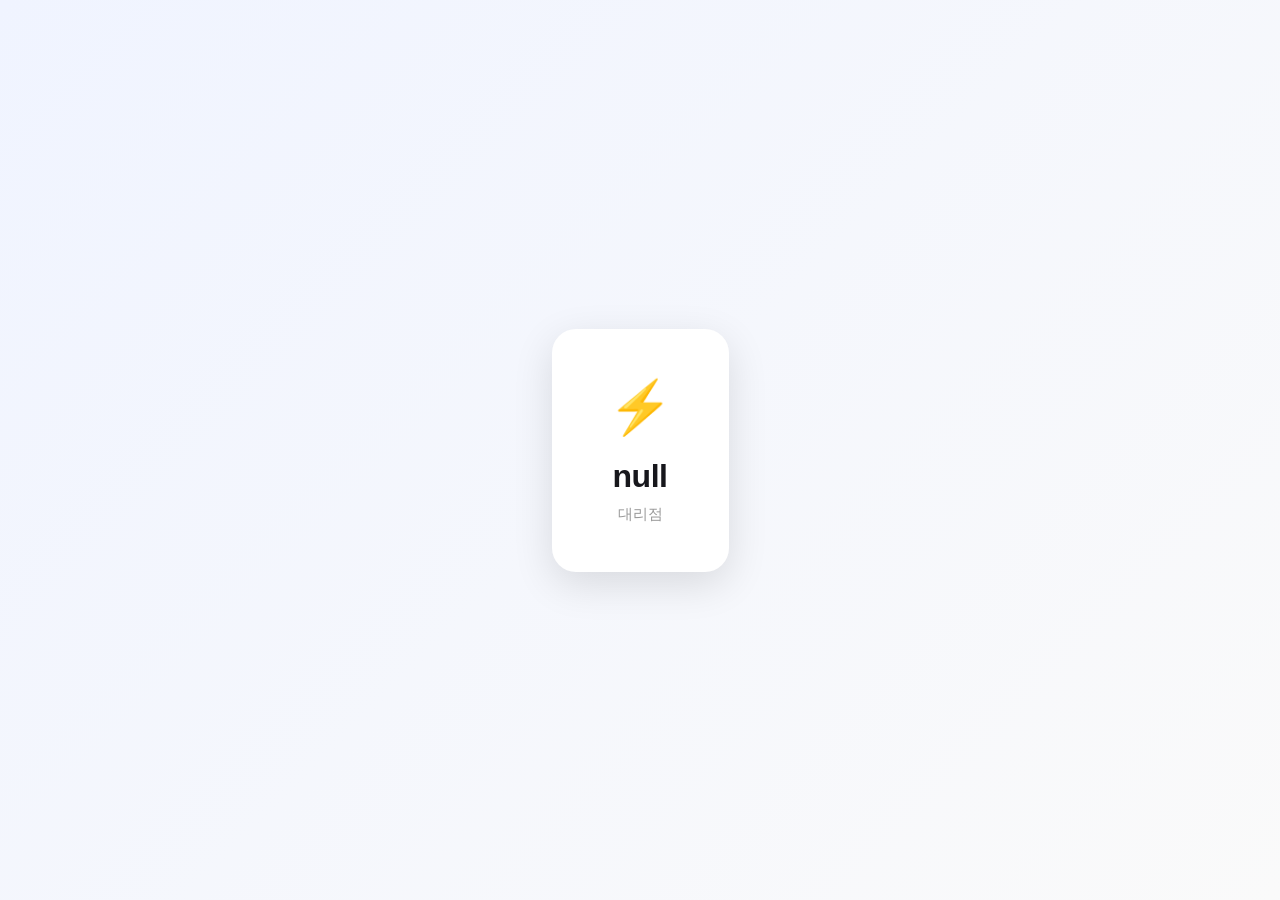
<file: info.html>
<!DOCTYPE html>
<html lang="ko">
<head>
    <meta charset="UTF-8">
    <meta name="viewport" content="width=device-width, initial-scale=1.0">
    <title>Speed Apartment</title>
    <style>
        * { margin: 0; padding: 0; box-sizing: border-box; }
        body {
            min-height: 100vh;
            display: flex;
            align-items: center;
            justify-content: center;
            background: linear-gradient(135deg, #f0f4ff 0%, #fafafa 100%);
            font-family: 'Apple SD Gothic Neo', 'Malgun Gothic', -apple-system, sans-serif;
        }
        .card {
            background: #ffffff;
            border-radius: 24px;
            padding: 48px 56px;
            box-shadow: 0 12px 40px rgba(0, 0, 0, 0.12);
            text-align: center;
        }
        .icon { font-size: 52px; margin-bottom: 20px; }
        .name {
            font-size: 32px;
            font-weight: 800;
            color: #17171c;
            letter-spacing: -0.5px;
            word-break: keep-all;
        }
        .sub {
            margin-top: 10px;
            font-size: 15px;
            color: #999;
            font-weight: 500;
        }
    </style>
</head>
<body>
    <div class="card">
        <div class="icon">⚡</div>
        <div class="name" id="nameDisplay">Speed Apartment</div>
        <div class="sub">대리점</div>
    </div>
    <script>
        var name = new URLSearchParams(window.location.search).get('name');
        if (name) document.getElementById('nameDisplay').textContent = name;
    </script>
</body>
</html>
</file>
